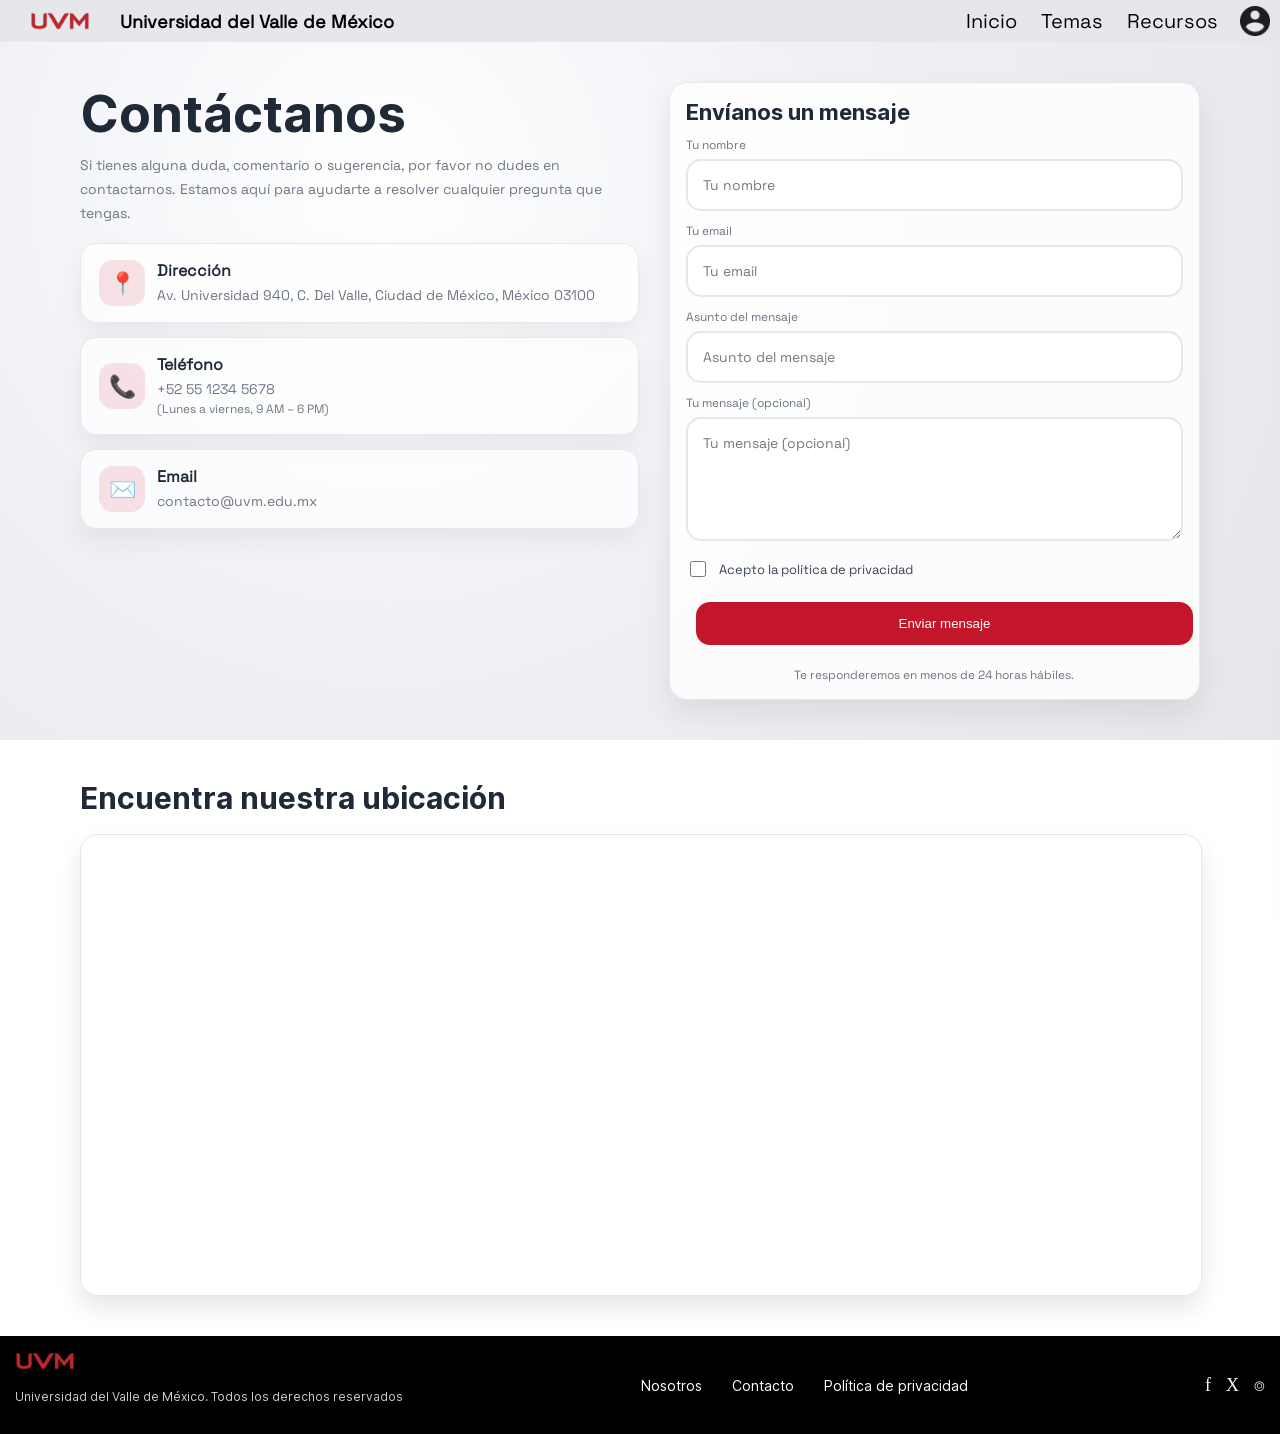
<file: contacto.html>
<!DOCTYPE html>
<html lang="es">
<head>
  <meta charset="utf-8">
  <meta name="viewport" content="width=device-width, initial-scale=1.0">
  <title>Contacto | UVM proyecto</title>
  <link rel="stylesheet" href="css/estilos.css">
</head>

<body>

<header class="site-header">

  <img
    class="logo"
    src="img/Logo_UVM_Rojo.svg.png"
    width="60"
    height="20"
    alt="Logo Universidad del Valle de México"
  >

  <h3 id="título">Universidad del Valle de México</h3>

 <button class="btn-hamburguesa" id="btnHamburguesa" aria-label="Abrir menú" aria-expanded="false">
    ☰
  </button>

  
  <nav class="menu">
    <ul class="menu-principal">
      <li><a href="index.html">Inicio</a></li>

      <li class="submenu">
        <a href="#">Temas</a>
        <ul class="submenu-lista">
          <li><a href="diseno-web.html">Diseño Web</a></li>
          <li><a href="jerarquia-visual.html">Jerarquía Visual</a></li>
          <li><a href="navegacion-intuitiva.html">Navegación Intuitiva</a></li>
          <li><a href="enfoque-en-el-usuario.html">Enfoque en el usuario</a></li>
        </ul>
      </li>

      <li><a href="recursos.html">Recursos</a></li>
    </ul>
  </nav>

  <img id="chavo" src="img/account-circle_119476.png" width="30" height="30" alt="Cuenta de usuario">

  
  <div class="fondo-menu" id="fondoMenu" aria-hidden="true"></div>

  
  <nav class="menu-movil" id="menuMovil" aria-hidden="true">
    <button class="btn-cerrar" id="btnCerrar" aria-label="Cerrar menú">✕</button>

    <a href="index.html" class="link-movil">Inicio</a>

    <p class="titulo-movil">Temas</p>
    <a href="diseno-web.html" class="link-movil">Diseño Web</a>
    <a href="jerarquia-visual.html" class="link-movil">Jerarquía Visual</a>
    <a href="navegacion-intuitiva.html" class="link-movil">Navegación Intuitiva</a>
    <a href="enfoque-en-el-usuario.html" class="link-movil">Enfoque en el usuario</a>

    <a href="recursos.html" class="link-movil">Recursos</a>
    <a href="contacto.html" class="link-movil">Contacto</a>
  </nav>

</header>

<main>

  <section class="ct-hero">
    <div class="ct-hero-grid">

      <div class="ct-izq">

        <h1 class="ct-titulo">Contáctanos</h1>

        <p class="ct-texto">
          Si tienes alguna duda, comentario o sugerencia, por favor no dudes en contactarnos.
          Estamos aquí para ayudarte a resolver cualquier pregunta que tengas.
        </p>

        <div class="ct-info-card">
          <div class="ct-icono">📍</div>
          <div class="ct-info-texto">
            <h3>Dirección</h3>
            <p>Av. Universidad 940, C. Del Valle, Ciudad de México, México 03100</p>
          </div>
        </div>

        <div class="ct-info-card">
          <div class="ct-icono">📞</div>
          <div class="ct-info-texto">
            <h3>Teléfono</h3>
            <p>+52 55 1234 5678</p>
            <p class="ct-mini">(Lunes a viernes, 9 AM – 6 PM)</p>
          </div>
        </div>

        <div class="ct-info-card">
          <div class="ct-icono">✉️</div>
          <div class="ct-info-texto">
            <h3>Email</h3>
            <p>contacto@uvm.edu.mx</p>
          </div>
        </div>

      </div>

      <div class="ct-der">

        <div class="ct-form-card">
          <h2 class="ct-form-titulo"><strong>Envíanos</strong> un mensaje</h2>

          <form class="ct-form" action="#" method="post">

            <label class="ct-label" for="nombre">
              <span>Tu nombre</span>
              <input class="ct-input" id="nombre" type="text" name="nombre" placeholder="Tu nombre" required>
            </label>

            <label class="ct-label" for="email">
              <span>Tu email</span>
              <input class="ct-input" id="email" type="email" name="email" placeholder="Tu email" required>
            </label>

            <label class="ct-label" for="asunto">
              <span>Asunto del mensaje</span>
              <input class="ct-input" id="asunto" type="text" name="asunto" placeholder="Asunto del mensaje" required>
            </label>

            <label class="ct-label" for="mensaje">
              <span>Tu mensaje (opcional)</span>
              <textarea class="ct-textarea" id="mensaje" name="mensaje" rows="5" placeholder="Tu mensaje (opcional)"></textarea>
            </label>

            <label class="ct-check" for="privacidad">
              <input id="privacidad" name="privacidad" type="checkbox" required>
              <span>Acepto la política de privacidad</span>
            </label>

            <button class="btn ct-btn-enviar" type="submit">Enviar mensaje</button>

            <p class="ct-nota">
              Te responderemos en menos de 24 horas hábiles.
            </p>

          </form>
        </div>

      </div>

    </div>
  </section>

  <section class="mapa-seccion">
    <div class="ct-wrap">
      <h2 class="mapa-titulo">Encuentra nuestra ubicación</h2>

      <div class="mapa-box">
        <iframe
          class="mapa-iframe"
          src="https://www.google.com/maps/embed?pb=!1m18!1m12!1m3!1d30086.52549721427!2d-99.30090282568355!3d19.506563999999983!2m3!1f0!2f0!3f0!3m2!1i1024!2i768!4f13.1!3m3!1m2!1s0x85d20345d8585269%3A0xfd96df2d767f6838!2sUVM%20Campus%20Lomas%20Verdes%20%7C%20Universidad%20en%20Naucalpan!5e0!3m2!1ses-419!2smx!4v1771786977352!5m2!1ses-419!2smx"
          allowfullscreen
          loading="lazy"
          referrerpolicy="no-referrer-when-downgrade">
        </iframe>
      </div>
    </div>
  </section>

</main>

<footer class="footer">
  <div class="footer-contenido">

    <div class="footer-info">
      <img
        id="logo-inferior"
        src="img/Logo_UVM_Rojo.svg.png"
        width="60"
        height="20"
        alt="Logo Universidad del Valle de México"
      >
      <p class="footer-copy">
        Universidad del Valle de México. Todos los derechos reservados
      </p>
    </div>

    <nav class="footer-links">
      <a href="#">Nosotros</a>
      <a href="contacto.html">Contacto</a>
      <a href="#">Política de privacidad</a>
    </nav>

    <div class="footer-redes">
      <a href="#" aria-label="Facebook">f</a>
      <a href="#" aria-label="X">X</a>
      <a href="#" aria-label="Instagram">⌾</a>
    </div>

  </div>
</footer>

<script src="js/menu-movil.js"></script>
</body>
</html>
</file>
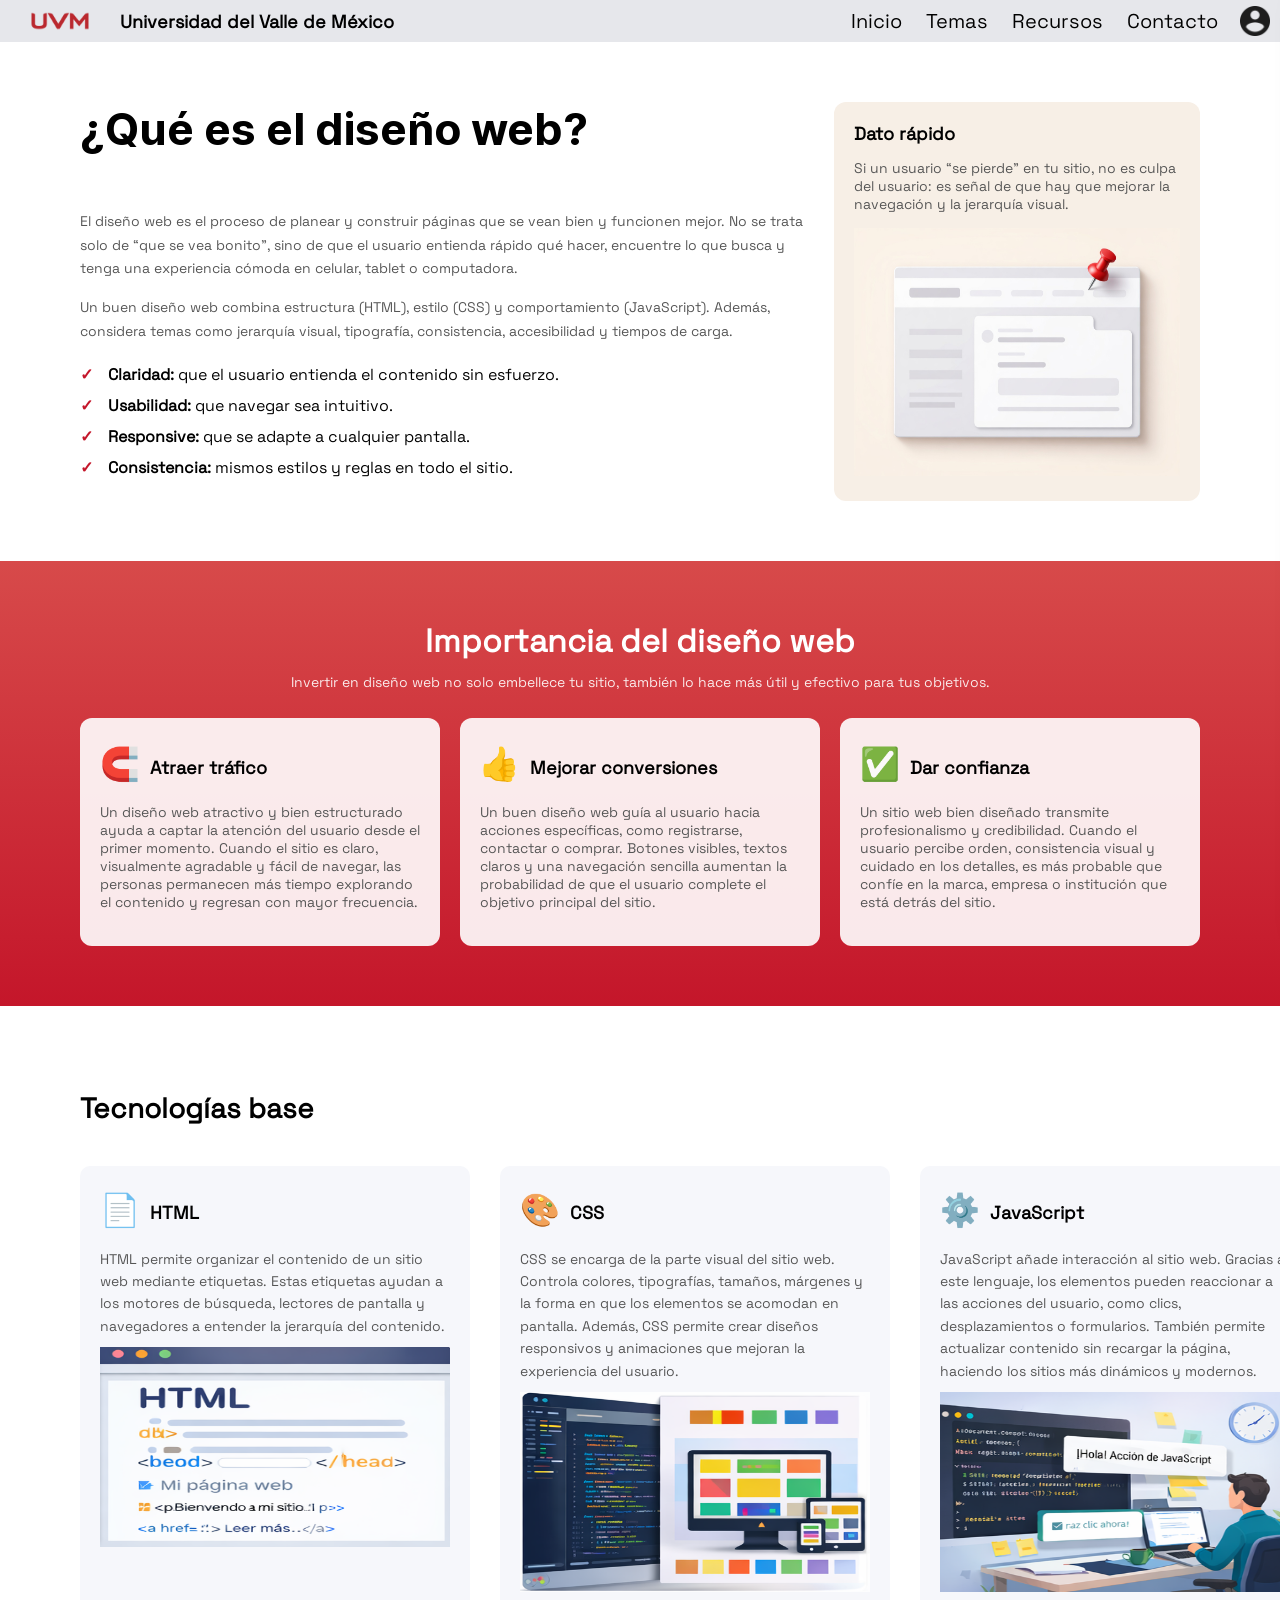
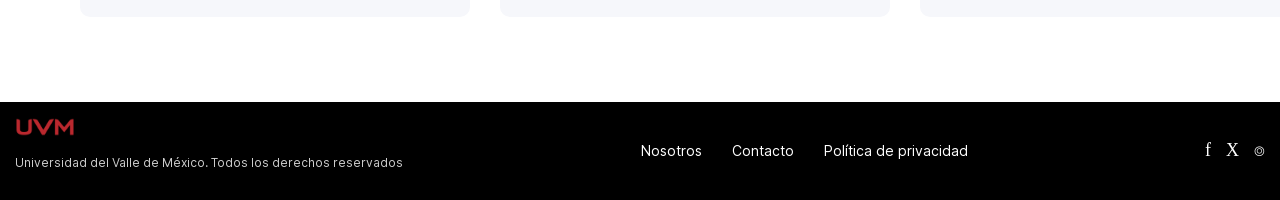
<file: diseno-web.html>
<!DOCTYPE html>
<html lang="es">
<head>
  <meta charset="utf-8">
  <meta name="viewport" content="width=device-width, initial-scale=1.0">
  <title>Diseño Web | UVM proyecto</title>
  <link rel="stylesheet" href="css/estilos.css">
</head>

<body>

<header class="site-header">

  <img class="logo"
    src="img/Logo_UVM_Rojo.svg.png"
    width="60" height="20"
    alt="Logo Universidad del Valle de México">

  <h3 id="título">Universidad del Valle de México</h3>


  <nav class="menu" aria-label="Menú principal">
    <ul class="menu-principal">
      <li><a href="index.html">Inicio</a></li>

      <li class="submenu">
        <a href="#" aria-haspopup="true">Temas</a>
        <ul class="submenu-lista">
          <li><a href="diseno-web.html">Diseño Web</a></li>
          <li><a href="jerarquia-visual.html">Jerarquía Visual</a></li>
          <li><a href="navegacion-intuitiva.html">Navegación Intuitiva</a></li>
          <li><a href="enfoque-en-el-usuario.html">Enfoque en el usuario</a></li>
        </ul>
      </li>

      <li><a href="recursos.html">Recursos</a></li>
      <li><a href="contacto.html">Contacto</a></li>
    </ul>
  </nav>

  <button
    class="btn-hamburguesa"
    id="btnHamburguesa"
    aria-label="Abrir menú"
    aria-expanded="false"
    type="button"
  >
    ☰
  </button>

  <img id="chavo" src="img/account-circle_119476.png" width="30" height="30" alt="Cuenta de usuario">

</header>


<div class="fondo-menu" id="fondoMenu" aria-hidden="true"></div>


<aside class="menu-movil" id="menuMovil" aria-hidden="true">
  <button class="btn-cerrar" id="btnCerrar" aria-label="Cerrar menú" type="button">✕</button>

  <a class="link-movil" href="index.html">Inicio</a>

  <p class="titulo-movil">Temas</p>
  <a class="link-movil" href="diseno-web.html">Diseño Web</a>
  <a class="link-movil" href="jerarquia-visual.html">Jerarquía Visual</a>
  <a class="link-movil" href="navegacion-intuitiva.html">Navegación Intuitiva</a>
  <a class="link-movil" href="enfoque-en-el-usuario.html">Enfoque en el usuario</a>

  <p class="titulo-movil">Más</p>
  <a class="link-movil" href="recursos.html">Recursos</a>
  <a class="link-movil" href="contacto.html">Contacto</a>
</aside>

<main>

  <section class="info-web">
    <div class="info-web-grid">

      <article class="texto-web">
        <h1 class="titulo-grande">¿Qué es el diseño web?</h1>
        <p>&nbsp;</p>
        <p>
          El diseño web es el proceso de planear y construir páginas que se vean bien y funcionen mejor. No se trata solo de “que se vea bonito”, sino de que el usuario entienda rápido qué hacer, encuentre lo que busca y tenga una experiencia cómoda en celular, tablet o computadora.
        </p>

        <p>
          Un buen diseño web combina estructura (HTML), estilo (CSS) y comportamiento (JavaScript).
          Además, considera temas como jerarquía visual, tipografía, consistencia, accesibilidad y tiempos de carga.
        </p>

        <ul class="lista-check">
          <li><b>Claridad:</b> que el usuario entienda el contenido sin esfuerzo.</li>
          <li><b>Usabilidad:</b> que navegar sea intuitivo.</li>
          <li><b>Responsive:</b> que se adapte a cualquier pantalla.</li>
          <li><b>Consistencia:</b> mismos estilos y reglas en todo el sitio.</li>
        </ul>
      </article>

      <aside class="caja-dato">
        <h3>Dato rápido</h3>
        <p>
          Si un usuario “se pierde” en tu sitio, no es culpa del usuario: es señal de que hay que mejorar
          la navegación y la jerarquía visual.
        </p>

        <img src="img/image pagina web.jpg" width="326" height="248" alt=""/>
      </aside>

    </div>
  </section>

  <section class="bloque-importancia">
    <div class="wrap">
      <h2 class="titulo-seccion-blanco">Importancia del diseño web</h2>
      <p class="subtitulo-blanco">
        Invertir en diseño web no solo embellece tu sitio, también lo hace más útil y efectivo para tus objetivos.
      </p>

      <div class="importancia-cards">

        <div class="card-imp">
          <div class="icono-titulo">
            <span class="iconos">🧲</span>
            <h3>Atraer tráfico</h3>
          </div>
          <p>
            Un diseño web atractivo y bien estructurado ayuda a captar la atención del usuario desde el primer momento.
            Cuando el sitio es claro, visualmente agradable y fácil de navegar, las personas permanecen más tiempo explorando el contenido y regresan con mayor frecuencia.
          </p>
        </div>

        <div class="card-imp">
          <div class="icono-titulo">
            <span class="iconos">👍</span>
            <h3>Mejorar conversiones</h3>
          </div>
          <p>
            Un buen diseño web guía al usuario hacia acciones específicas, como registrarse, contactar o comprar.
            Botones visibles, textos claros y una navegación sencilla aumentan la probabilidad de que el usuario complete el objetivo principal del sitio.
          </p>
        </div>

        <div class="card-imp">
          <div class="icono-titulo">
            <span class="iconos">✅</span>
            <h3>Dar confianza</h3>
          </div>
          <p>
            Un sitio web bien diseñado transmite profesionalismo y credibilidad. Cuando el usuario percibe orden, consistencia visual y cuidado en los detalles,
            es más probable que confíe en la marca, empresa o institución que está detrás del sitio.
          </p>
        </div>

      </div>
    </div>
  </section>

  <section class="ux-principios">
    <h2 class="titulo-seccion">Tecnologías base</h2>

    <div class="tarjetas">
      <div class="Cuadro-Tarjetas">
        <div class="icono-titulo">
          <span class="iconos">📄</span>
          <h3>HTML</h3>
        </div>
        <p>HTML permite organizar el contenido de un sitio web mediante etiquetas. Estas etiquetas ayudan a los motores de búsqueda, lectores de pantalla y navegadores a entender la jerarquía del contenido.</p>
        <img src="img/Image 3.png" width="350" height="200" alt=""/>
      </div>

      <div class="Cuadro-Tarjetas">
        <div class="icono-titulo">
          <span class="iconos">🎨</span>
          <h3>CSS</h3>
        </div>
        <p>CSS se encarga de la parte visual del sitio web. Controla colores, tipografías, tamaños, márgenes y la forma en que los elementos se acomodan en pantalla. Además, CSS permite crear diseños responsivos y animaciones que mejoran la experiencia del usuario.</p>
        <img src="img/Image 1.png" width="350" height="200" alt=""/>
      </div>

      <div class="Cuadro-Tarjetas">
        <div class="icono-titulo">
          <span class="iconos">⚙️</span>
          <h3>JavaScript</h3>
        </div>
        <p>JavaScript añade interacción al sitio web. Gracias a este lenguaje, los elementos pueden reaccionar a las acciones del usuario, como clics, desplazamientos o formularios. También permite actualizar contenido sin recargar la página, haciendo los sitios más dinámicos y modernos.</p>
        <img src="img/Image 2.png" width="350" height="200" alt=""/>
      </div>
    </div>
  </section>

</main>

<footer class="footer">
  <div class="footer-contenido">

    <div class="footer-info">
      <img id="logo-inferior" src="img/Logo_UVM_Rojo.svg.png" width="60" height="20" alt="Logo Universidad del Valle de México">
      <p class="footer-copy">Universidad del Valle de México. Todos los derechos reservados</p>
    </div>

    <nav class="footer-links">
      <a href="#">Nosotros</a>
      <a href="contacto.html">Contacto</a>
      <a href="#">Política de privacidad</a>
    </nav>

    <div class="footer-redes">
      <a href="#" aria-label="Facebook">f</a>
      <a href="#" aria-label="X">X</a>
      <a href="#" aria-label="Instagram">⌾</a>
    </div>

  </div>
</footer>

<script src="js/menu-movil.js"></script>
</body>
</html>
</file>
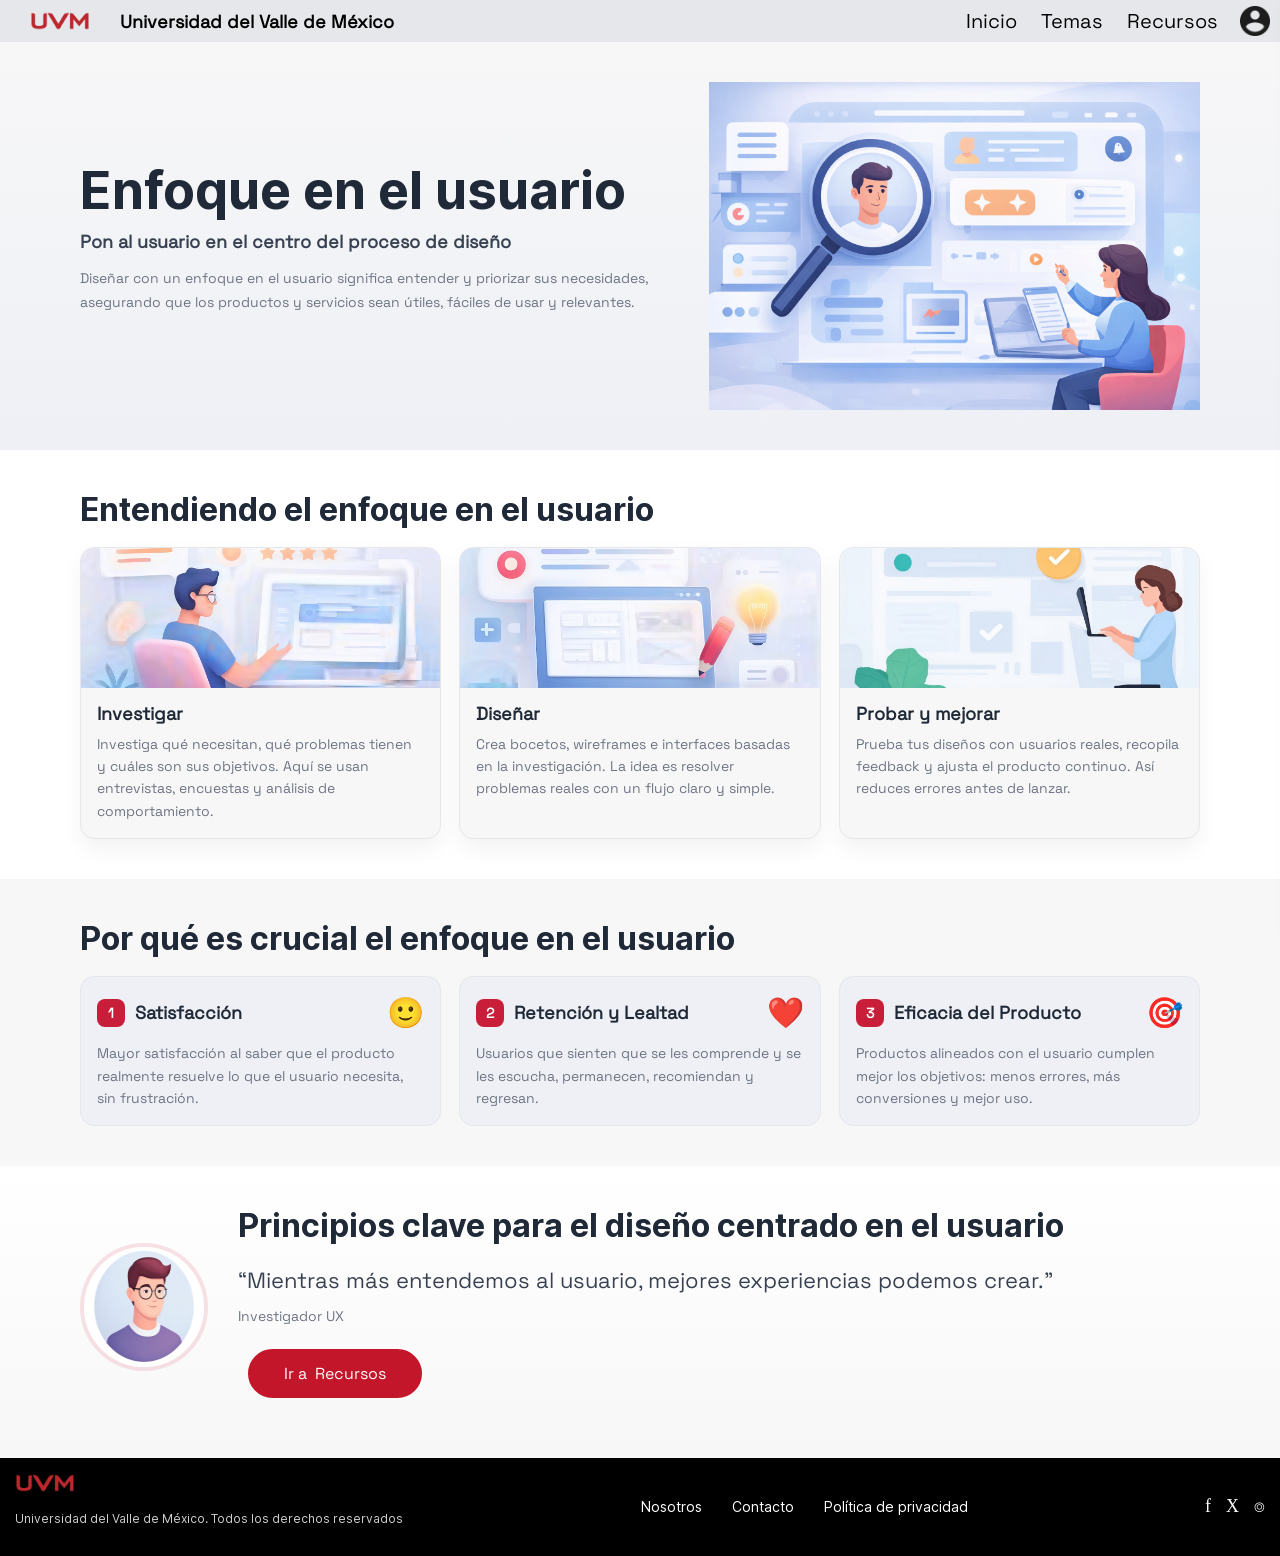
<file: enfoque-en-el-usuario.html>
<!DOCTYPE html>
<html lang="es">
<head>
  <meta charset="utf-8">
  <meta name="viewport" content="width=device-width, initial-scale=1.0">
  <title>Enfoque en el usuario | UVM proyecto</title>
  <link rel="stylesheet" href="css/estilos.css">
</head>

<body>

<header class="site-header">

  <img
    class="logo"
    src="img/Logo_UVM_Rojo.svg.png"
    width="60"
    height="20"
    alt="Logo Universidad del Valle de México"
  >

  <h3 id="título">Universidad del Valle de México</h3>

<button class="btn-hamburguesa" id="btnHamburguesa" aria-label="Abrir menú" aria-expanded="false">
    ☰
  </button>

  
  <nav class="menu">
    <ul class="menu-principal">
      <li><a href="index.html">Inicio</a></li>

      <li class="submenu">
        <a href="#">Temas</a>
        <ul class="submenu-lista">
          <li><a href="diseno-web.html">Diseño Web</a></li>
          <li><a href="jerarquia-visual.html">Jerarquía Visual</a></li>
          <li><a href="navegacion-intuitiva.html">Navegación Intuitiva</a></li>
          <li><a href="enfoque-en-el-usuario.html">Enfoque en el usuario</a></li>
        </ul>
      </li>

      <li><a href="recursos.html">Recursos</a></li>
    </ul>
  </nav>

  <img id="chavo" src="img/account-circle_119476.png" width="30" height="30" alt="Cuenta de usuario">

  
  <div class="fondo-menu" id="fondoMenu" aria-hidden="true"></div>

  
  <nav class="menu-movil" id="menuMovil" aria-hidden="true">
    <button class="btn-cerrar" id="btnCerrar" aria-label="Cerrar menú">✕</button>

    <a href="index.html" class="link-movil">Inicio</a>

    <p class="titulo-movil">Temas</p>
    <a href="diseno-web.html" class="link-movil">Diseño Web</a>
    <a href="jerarquia-visual.html" class="link-movil">Jerarquía Visual</a>
    <a href="navegacion-intuitiva.html" class="link-movil">Navegación Intuitiva</a>
    <a href="enfoque-en-el-usuario.html" class="link-movil">Enfoque en el usuario</a>

    <a href="recursos.html" class="link-movil">Recursos</a>
    <a href="contacto.html" class="link-movil">Contacto</a>
  </nav>

</header>

<main>


  <section class="eu-hero">
    <div class="eu-hero-wrap">

      <div class="eu-hero-texto">
        <h1 class="eu-titulo">Enfoque en el usuario</h1>
        <p class="eu-subtitulo">Pon al usuario en el centro del proceso de diseño</p>

        <p class="eu-descripcion">
          Diseñar con un enfoque en el usuario significa entender y priorizar sus necesidades, asegurando que los productos
          y servicios sean útiles, fáciles de usar y relevantes.
        </p>

        <div class="eu-botones">
     
        </div>
      </div>

      <div class="eu-hero-img">
  
    <img src="img/image 30.png" width="1536" height="1024" alt=""/> </div>
  </section>


  <section class="eu-entender" id="eu-ejemplos">
    <div class="eu-wrap">
      <h2 class="eu-h2">Entendiendo el enfoque en el usuario</h2>

      <div class="eu-cards-3">

        <article class="eu-card">
          <div class="eu-card-img">
          <img src="img/image 17.jpg" width="1360" height="752" alt=""/> </div>
          <h3 class="eu-card-titulo">Investigar</h3>
          <p class="eu-card-texto">
            Investiga qué necesitan, qué problemas tienen y cuáles son sus objetivos. Aquí se usan entrevistas,
            encuestas y análisis de comportamiento.
          </p>
        </article>

        <article class="eu-card">
          <div class="eu-card-img">
          <img src="img/image 18.jpg" width="1408" height="736" alt=""/> </div>
          <h3 class="eu-card-titulo">Diseñar</h3>
          <p class="eu-card-texto">
            Crea bocetos, wireframes e interfaces basadas en la investigación. La idea es resolver problemas reales
            con un flujo claro y simple.
          </p>
        </article>

        <article class="eu-card">
          <div class="eu-card-img">
          <img src="img/image 19.jpg" width="1376" height="752" alt=""/> </div>
          <h3 class="eu-card-titulo">Probar y mejorar</h3>
          <p class="eu-card-texto">
            Prueba tus diseños con usuarios reales, recopila feedback y ajusta el producto continuo. Así reduces errores
            antes de lanzar.
          </p>
        </article>

      </div>
    </div>
  </section>

  
  <section class="eu-beneficios">
    <div class="eu-wrap">
      <h2 class="eu-h2">Por qué es crucial el enfoque en el usuario</h2>

      <div class="eu-beneficios-3">

        <article class="eu-beneficio">
          <div class="eu-beneficio-top">
            <span class="eu-num">1</span>
            <h3 class="eu-beneficio-titulo">Satisfacción</h3>
            <div class="eu-beneficio-icono">🙂</div>
          </div>
          <p class="eu-beneficio-texto">
            Mayor satisfacción al saber que el producto realmente resuelve lo que el usuario necesita, sin frustración.
          </p>
        </article>

        <article class="eu-beneficio">
          <div class="eu-beneficio-top">
            <span class="eu-num">2</span>
            <h3 class="eu-beneficio-titulo">Retención y Lealtad</h3>
            <div class="eu-beneficio-icono">❤️</div>
          </div>
          <p class="eu-beneficio-texto">
            Usuarios que sienten que se les comprende y se les escucha, permanecen, recomiendan y regresan.
          </p>
        </article>

        <article class="eu-beneficio">
          <div class="eu-beneficio-top">
            <span class="eu-num">3</span>
            <h3 class="eu-beneficio-titulo">Eficacia del Producto</h3>
            <div class="eu-beneficio-icono">🎯</div>
          </div>
          <p class="eu-beneficio-texto">
            Productos alineados con el usuario cumplen mejor los objetivos: menos errores, más conversiones y mejor uso.
          </p>
        </article>

      </div>
    </div>
  </section>

  
  <section class="eu-frase" id="eu-recursos">
    <div class="eu-wrap eu-frase-wrap">

      <div class="eu-avatar">
      <img src="img/image 20.jpg" width="1072" height="960" alt=""/> </div>

      <div class="eu-frase-texto">
        <h2 class="eu-h2">Principios clave para el diseño centrado en el usuario</h2>

        <p class="eu-cita">
          “Mientras más entendemos al usuario, mejores experiencias podemos crear.”
        </p>

        <p class="eu-cita-autor">Investigador UX</p>

        <a class="btn eu-btn-recursos" href="recursos.html">Ir a&nbsp; Recursos</a>
      </div>

    </div>
  </section>

</main>


<footer class="footer">

  <div class="footer-contenido">

    <div class="footer-info">
      <img
        id="logo-inferior"
        src="img/Logo_UVM_Rojo.svg.png"
        width="60"
        height="20"
        alt="Logo Universidad del Valle de México"
      >
      <p class="footer-copy">
        Universidad del Valle de México. Todos los derechos reservados
      </p>
    </div>

    <nav class="footer-links">
      <a href="#">Nosotros</a>
      <a href="contacto.html">Contacto</a>
      <a href="#">Política de privacidad</a>
    </nav>

    <div class="footer-redes">
      <a href="#" aria-label="Facebook">f</a>
      <a href="#" aria-label="X">X</a>
      <a href="#" aria-label="Instagram">⌾</a>
    </div>

  </div>

</footer>
<script src="js/menu-movil.js"></script>
</body>
</html>
</file>
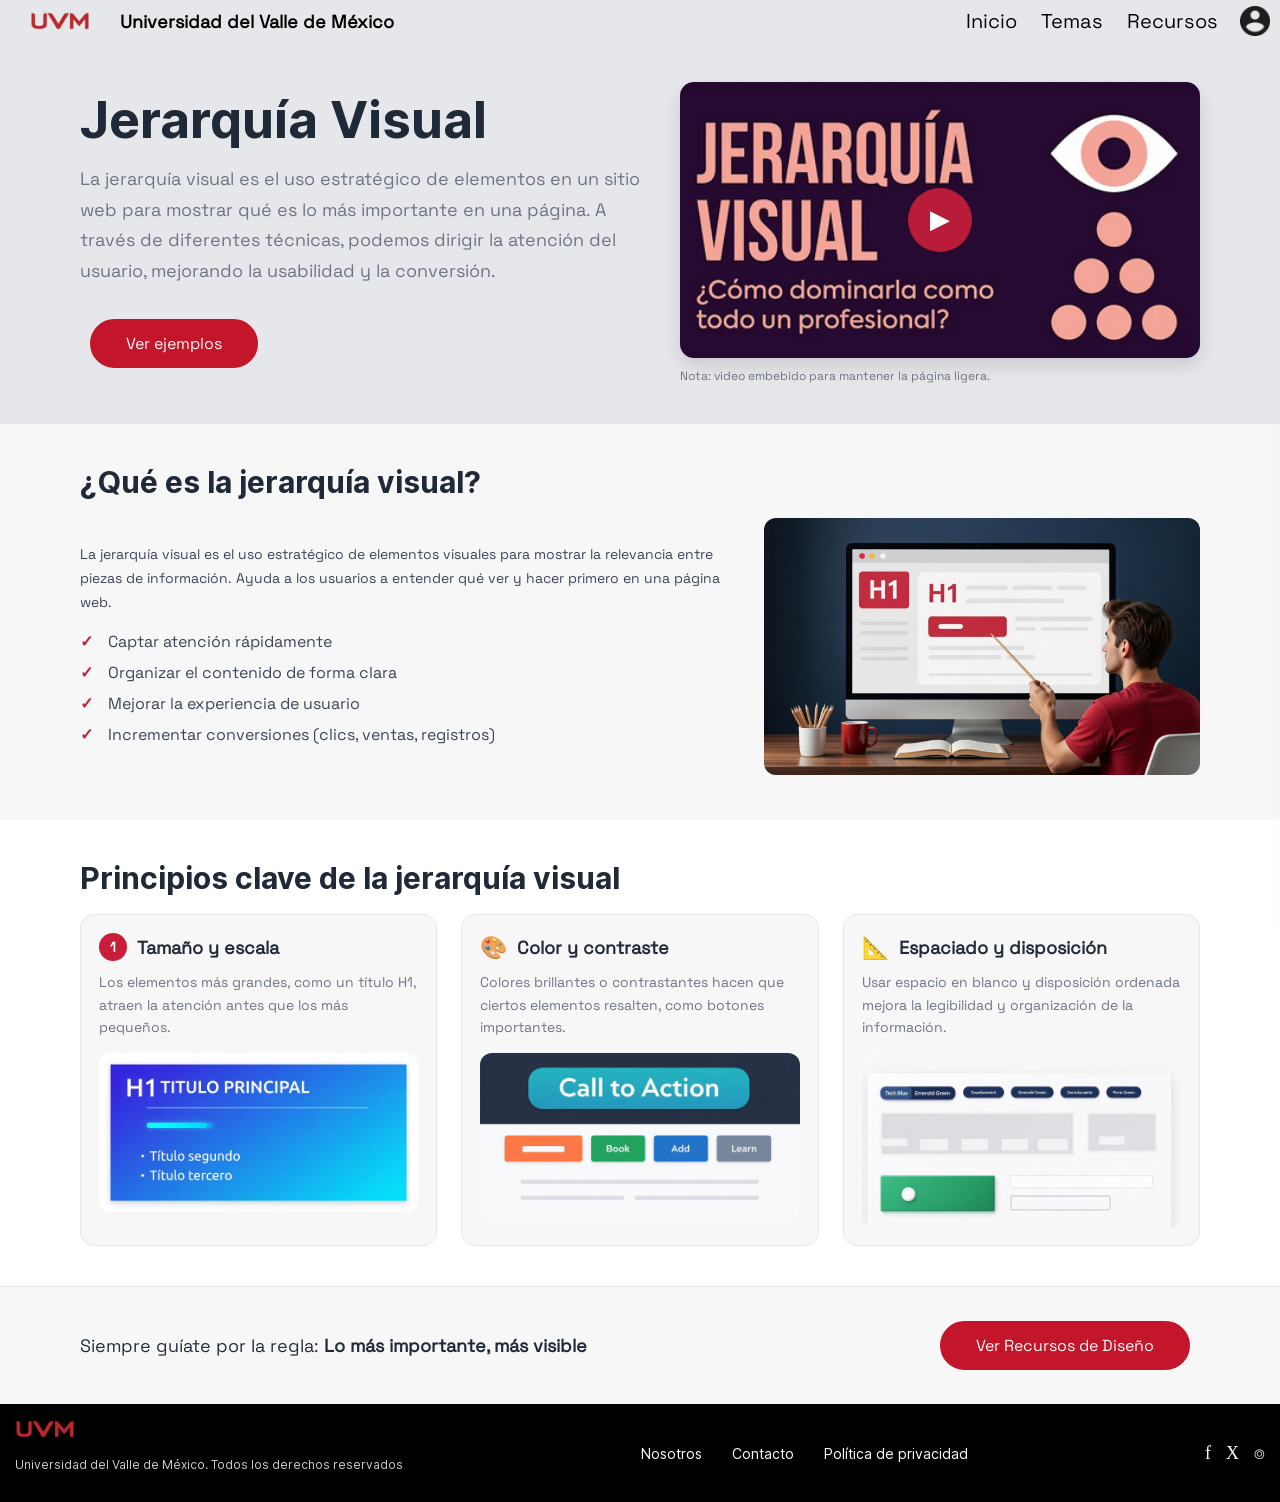
<file: jerarquia-visual.html>
<!DOCTYPE html>
<html lang="es">
<head>
  <meta charset="utf-8">
  <meta name="viewport" content="width=device-width, initial-scale=1.0">
  <title>Jerarquía Visual | UVM proyecto</title>
  <link rel="stylesheet" href="css/estilos.css">
</head>

<body>

<header class="site-header">

  <img 
    class="logo" 
    src="img/Logo_UVM_Rojo.svg.png" 
    width="60" 
    height="20" 
    alt="Logo Universidad del Valle de México"
  >

  <h3 id="título">Universidad del Valle de México</h3>

  <button class="btn-hamburguesa" id="btnHamburguesa" aria-label="Abrir menú" aria-expanded="false">
    ☰
  </button>

  
  <nav class="menu">
    <ul class="menu-principal">
      <li><a href="index.html">Inicio</a></li>

      <li class="submenu">
        <a href="#">Temas</a>
        <ul class="submenu-lista">
          <li><a href="diseno-web.html">Diseño Web</a></li>
          <li><a href="jerarquia-visual.html">Jerarquía Visual</a></li>
          <li><a href="navegacion-intuitiva.html">Navegación Intuitiva</a></li>
          <li><a href="enfoque-en-el-usuario.html">Enfoque en el usuario</a></li>
        </ul>
      </li>

      <li><a href="recursos.html">Recursos</a></li>
    </ul>
  </nav>

  <img id="chavo" src="img/account-circle_119476.png" width="30" height="30" alt="Cuenta de usuario">

  
  <div class="fondo-menu" id="fondoMenu" aria-hidden="true"></div>

  
  <nav class="menu-movil" id="menuMovil" aria-hidden="true">
    <button class="btn-cerrar" id="btnCerrar" aria-label="Cerrar menú">✕</button>

    <a href="index.html" class="link-movil">Inicio</a>

    <p class="titulo-movil">Temas</p>
    <a href="diseno-web.html" class="link-movil">Diseño Web</a>
    <a href="jerarquia-visual.html" class="link-movil">Jerarquía Visual</a>
    <a href="navegacion-intuitiva.html" class="link-movil">Navegación Intuitiva</a>
    <a href="enfoque-en-el-usuario.html" class="link-movil">Enfoque en el usuario</a>

    <a href="recursos.html" class="link-movil">Recursos</a>
    <a href="contacto.html" class="link-movil">Contacto</a>
  </nav>

</header>

<main>

  <section class="jv-hero">

    <div class="jv-hero-texto">
      <h1 class="jv-titulo">Jerarquía Visual</h1>

      <p class="jv-descripcion">
        La jerarquía visual es el uso estratégico de elementos en un sitio web para mostrar qué es lo más importante en una página.
        A través de diferentes técnicas, podemos dirigir la atención del usuario, mejorando la usabilidad y la conversión.
      </p>

      <a href="#jv-info" class="btn">Ver ejemplos</a>
    </div>

    <div class="jv-hero-video">

      
      <div class="video-preview" id="previewVideo" role="button" tabindex="0" aria-label="Reproducir video">
        <img 
          src="img/videopreview.png" 
          alt="Vista previa del video sobre jerarquía visual"
        >
        <button class="btn-play" id="btnPlayVideo" type="button" aria-label="Reproducir video">▶</button>
      </div>

      
      <div class="video-contenedor oculto" id="contenedorVideo">
        <iframe
          id="iframeVideo"
          src="https://www.youtube.com/embed/_F4MTXXydWA"
          title="Jerarquía visual en diseño web"
          frameborder="0"
          loading="lazy"
          referrerpolicy="strict-origin-when-cross-origin"
          allow="accelerometer; autoplay; clipboard-write; encrypted-media; gyroscope; picture-in-picture; web-share"
          allowfullscreen>
        </iframe>
      </div>

      <p class="nota-video">
        Nota: video embebido para mantener la página ligera.
      </p>

    </div>

  </section>

  <section class="jv-info" id="jv-info">
    <h2 class="jv-subtitulo">¿Qué es la jerarquía visual?</h2>

    <div class="jv-info-grid">
      <div class="jv-info-texto">
        <p>
          La jerarquía visual es el uso estratégico de elementos visuales para mostrar la relevancia entre piezas de
          información. Ayuda a los usuarios a entender qué ver y hacer primero en una página web.
        </p>

        <ul class="jv-lista">
          <li>Captar atención rápidamente</li>
          <li>Organizar el contenido de forma clara</li>
          <li>Mejorar la experiencia de usuario</li>
          <li>Incrementar conversiones (clics, ventas, registros)</li>
        </ul>
      </div>

      <div class="jv-info-img">
        <img src="img/image h1 2.jpg" width="1328" height="784" alt="Ejemplo de título con jerarquía visual">
      </div>
    </div>
  </section>

  <section class="jv-claves">
    <h2 class="jv-subtitulo">Principios clave de la jerarquía visual</h2>

    <div class="jv-cards">

      <article class="jv-card">
        <div class="jv-card-top">
          <span class="jv-badge">1</span>
          <h3>Tamaño y escala</h3>
        </div>
        <p>Los elementos más grandes, como un título H1, atraen la atención antes que los más pequeños.</p>
        <div class="jv-card-img">
          <img src="img/f7959e4b-72a7-49ce-bbd9-c9740136834e.jpg" width="1440" height="720" alt="Ejemplo de tamaños y escala">
        </div>
      </article>

      <article class="jv-card">
        <div class="jv-card-top">
          <span class="jv-icono">🎨</span>
          <h3>Color y contraste</h3>
        </div>
        <p>Colores brillantes o contrastantes hacen que ciertos elementos resalten, como botones importantes.</p>
        <div class="jv-card-img">
          <img src="img/1e994837-7823-4532-beca-3cfe98e1a1e5.jpg" width="1408" height="736" alt="Ejemplo de color y contraste">
        </div>
      </article>

      <article class="jv-card">
        <div class="jv-card-top">
          <span class="jv-icono">📐</span>
          <h3>Espaciado y disposición</h3>
        </div>
        <p>Usar espacio en blanco y disposición ordenada mejora la legibilidad y organización de la información.</p>
        <div class="jv-card-img">
          <img src="img/image 2.jpg" width="1376" height="752" alt="Ejemplo de espaciado y layout">
        </div>
      </article>

    </div>
  </section>

  <section class="jv-frase">
    <p class="jv-frase-texto">
      Siempre guíate por la regla: <strong>Lo más importante, más visible</strong>
    </p>
    <a href="recursos.html" class="btn jv-btn-recursos">Ver Recursos de Diseño</a>
  </section>

</main>

<footer class="footer">
  <div class="footer-contenido">

    <div class="footer-info">
      <img 
        id="logo-inferior" 
        src="img/Logo_UVM_Rojo.svg.png" 
        width="60" 
        height="20" 
        alt="Logo Universidad del Valle de México"
      >
      <p class="footer-copy">Universidad del Valle de México. Todos los derechos reservados</p>
    </div>

    <nav class="footer-links">
      <a href="#">Nosotros</a>
      <a href="contacto.html">Contacto</a>
      <a href="#">Política de privacidad</a>
    </nav>

    <div class="footer-redes">
      <a href="#" aria-label="Facebook">f</a>
      <a href="#" aria-label="X">X</a>
      <a href="#" aria-label="Instagram">⌾</a>
    </div>

  </div>
</footer>

<script>
  const preview = document.getElementById("previewVideo");
  const btnPlay = document.getElementById("btnPlayVideo");
  const contenedor = document.getElementById("contenedorVideo");
  const iframe = document.getElementById("iframeVideo");

  function prenderVideo() {
    if (!preview || !contenedor || !iframe) return;

    preview.style.display = "none";
    contenedor.classList.remove("oculto");


    const base = "https://www.youtube.com/embed/_F4MTXXydWA";
    iframe.src = base + "?autoplay=1";
  }

  if (preview) preview.addEventListener("click", prenderVideo);
  if (btnPlay) btnPlay.addEventListener("click", prenderVideo);


  if (preview) {
    preview.addEventListener("keydown", (e) => {
      if (e.key === "Enter" || e.key === " ") {
        e.preventDefault();
        prenderVideo();
      }
    });
  }
</script>

<script src="js/menu-movil.js"></script>
</body>
</html>
</file>
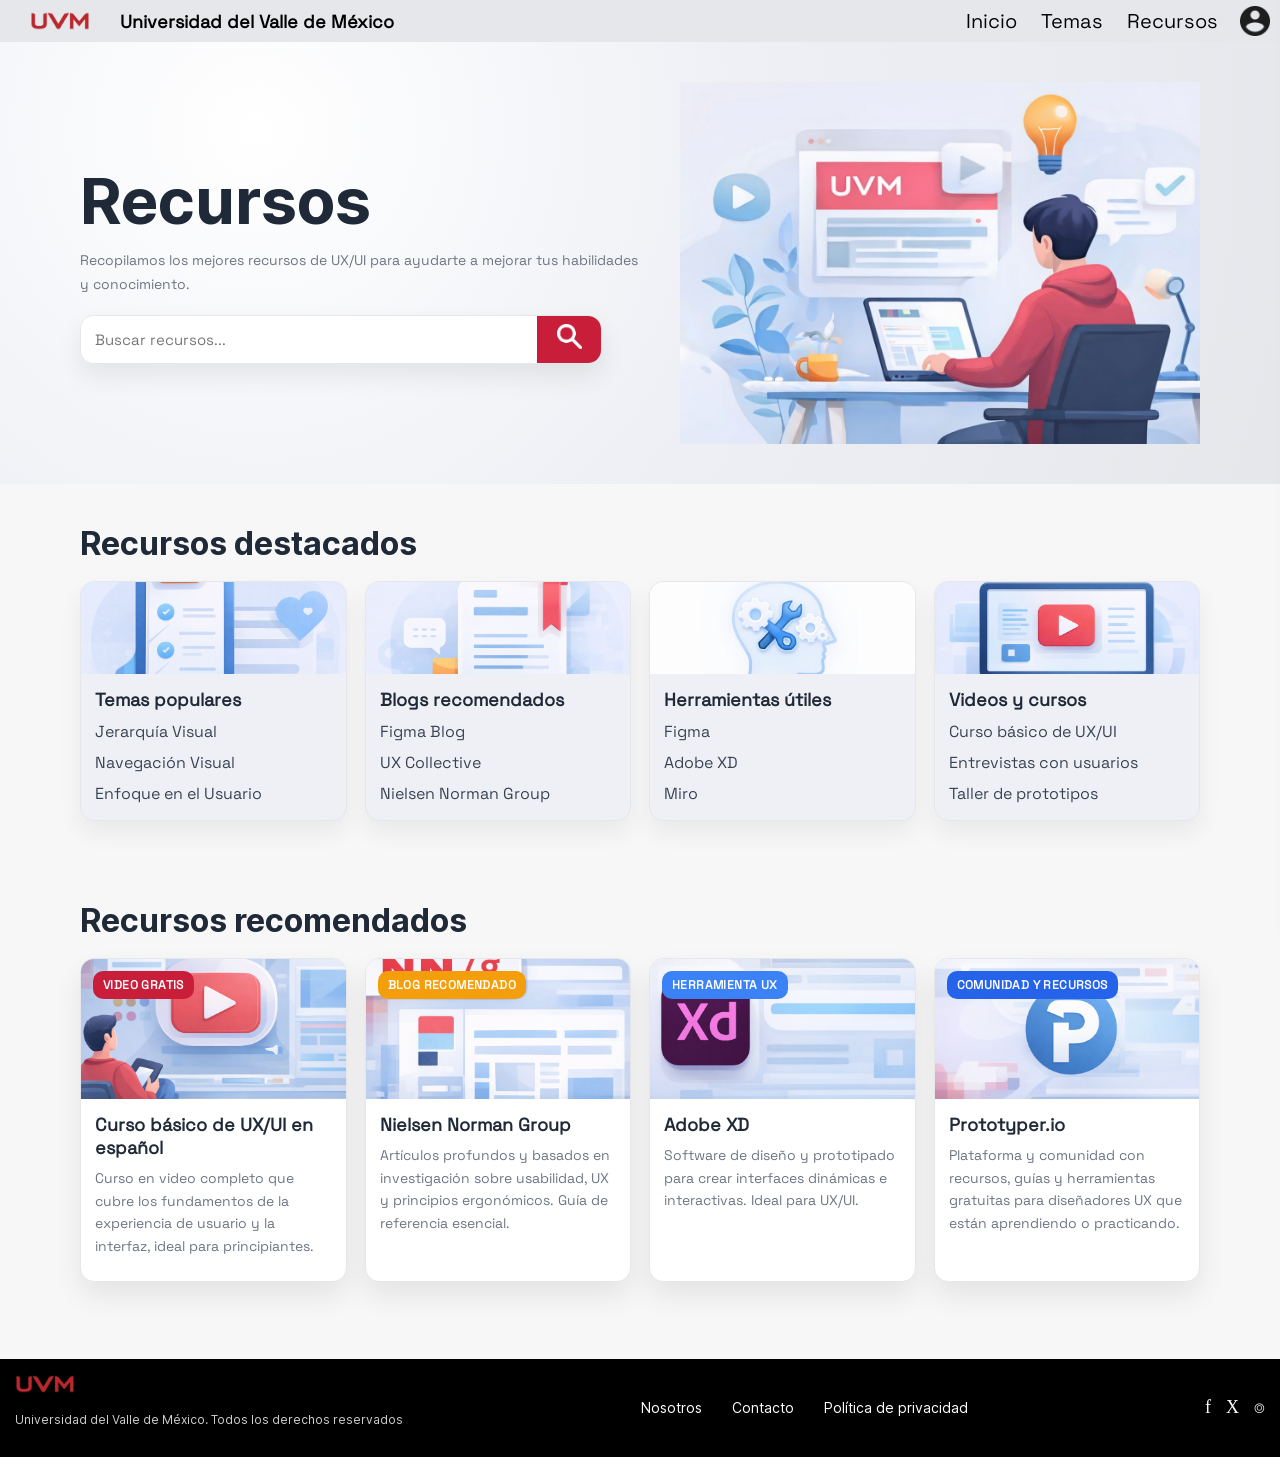
<file: recursos.html>
<!DOCTYPE html>
<html lang="es">
<head>
  <meta charset="utf-8">
  <meta name="viewport" content="width=device-width, initial-scale=1.0">
  <title>Recursos | UVM proyecto</title>
  <link rel="stylesheet" href="css/estilos.css">
</head>

<body>

<header class="site-header">

  <img
    class="logo"
    src="img/Logo_UVM_Rojo.svg.png"
    width="60"
    height="20"
    alt="Logo Universidad del Valle de México"
  >

  <h3 id="título">Universidad del Valle de México</h3>

   <button class="btn-hamburguesa" id="btnHamburguesa" aria-label="Abrir menú" aria-expanded="false">
    ☰
  </button>

  
  <nav class="menu">
    <ul class="menu-principal">
      <li><a href="index.html">Inicio</a></li>

      <li class="submenu">
        <a href="#">Temas</a>
        <ul class="submenu-lista">
          <li><a href="diseno-web.html">Diseño Web</a></li>
          <li><a href="jerarquia-visual.html">Jerarquía Visual</a></li>
          <li><a href="navegacion-intuitiva.html">Navegación Intuitiva</a></li>
          <li><a href="enfoque-en-el-usuario.html">Enfoque en el usuario</a></li>
        </ul>
      </li>

      <li><a href="recursos.html">Recursos</a></li>
    </ul>
  </nav>

  <img id="chavo" src="img/account-circle_119476.png" width="30" height="30" alt="Cuenta de usuario">

  
  <div class="fondo-menu" id="fondoMenu" aria-hidden="true"></div>

  
  <nav class="menu-movil" id="menuMovil" aria-hidden="true">
    <button class="btn-cerrar" id="btnCerrar" aria-label="Cerrar menú">✕</button>

    <a href="index.html" class="link-movil">Inicio</a>

    <p class="titulo-movil">Temas</p>
    <a href="diseno-web.html" class="link-movil">Diseño Web</a>
    <a href="jerarquia-visual.html" class="link-movil">Jerarquía Visual</a>
    <a href="navegacion-intuitiva.html" class="link-movil">Navegación Intuitiva</a>
    <a href="enfoque-en-el-usuario.html" class="link-movil">Enfoque en el usuario</a>

    <a href="recursos.html" class="link-movil">Recursos</a>
    <a href="contacto.html" class="link-movil">Contacto</a>
  </nav>
</header>

<main>

 
  <section class="rc-hero">
    <div class="rc-wrap">

      <div class="rc-hero-grid">

        <div class="rc-hero-texto">
          <h1 class="rc-titulo">Recursos</h1>

          <p class="rc-descripcion">
            Recopilamos los mejores recursos de UX/UI para ayudarte a mejorar tus habilidades y conocimiento.
          </p>

          <form class="rc-buscar" action="#" method="get">
            <input class="rc-input" type="search" name="q" placeholder="Buscar recursos...">
            <button class="rc-btn-buscar" type="submit" aria-label="Buscar">
              <img src="img/Search.png" width="25" height="25" alt="Buscar">
            </button>
          </form>
        </div>

        <div class="rc-hero-img">
          <img src="img/image 21.jpg" alt="Ilustración de recursos UX/UI">
        </div>

      </div>

    </div>
  </section>

  
  <section class="rc-destacados">
    <div class="rc-wrap">
      <h2 class="rc-h2">Recursos destacados</h2>

      <div class="rc-cards-4">

        <article class="rc-mini">
          <div class="rc-mini-img">
            <img src="img/image 22.png" alt="Temas populares">
          </div>
          <h3 class="rc-mini-titulo">Temas populares</h3>

          <ul class="rc-lista">
            <li><a href="https://factoriadecolor.es/jerarquia-visual/" target="_blank" rel="noopener">Jerarquía Visual</a></li>
            <li><a href="https://wolfagenciademarketing.com/diseno-de-navegacion-de-un-sitio-web/" target="_blank" rel="noopener">Navegación Visual</a></li>
            <li><a href="https://blog.hubspot.es/website/diseno-centrado-usuario" target="_blank" rel="noopener">Enfoque en el Usuario</a></li>
          </ul>
        </article>

        <article class="rc-mini">
          <div class="rc-mini-img">
            <img src="img/image 23.png" alt="Blogs recomendados">
          </div>
          <h3 class="rc-mini-titulo">Blogs recomendados</h3>

          <ul class="rc-lista">
            <li><a href="https://www.figma.com/blog/" target="_blank" rel="noopener">Figma Blog</a></li>
            <li><a href="https://uxdesign.cc/" target="_blank" rel="noopener">UX Collective</a></li>
            <li><a href="https://www.nngroup.com/" target="_blank" rel="noopener">Nielsen Norman Group</a></li>
          </ul>
        </article>

        <article class="rc-mini">
          <div class="rc-mini-img">
            <img src="img/image 24.jpg" alt="Herramientas útiles">
          </div>
          <h3 class="rc-mini-titulo">Herramientas útiles</h3>

          <ul class="rc-lista">
            <li><a href="https://www.figma.com" target="_blank" rel="noopener">Figma</a></li>
            <li><a href="https://www.adobe.com/home?acomLocale=mx&mv=other&promoid=LLVYT1CM" target="_blank" rel="noopener">Adobe XD</a></li>
            <li><a href="https://miro.com/es/" target="_blank" rel="noopener">Miro</a></li>
          </ul>
        </article>

        <article class="rc-mini">
          <div class="rc-mini-img">
            <img src="img/image 25.jpg" alt="Videos y cursos">
          </div>
          <h3 class="rc-mini-titulo">Videos y cursos</h3>

          <ul class="rc-lista">
            <li><a href="https://www.youtube.com/watch?v=4WluMTM2oss" target="_blank" rel="noopener">Curso básico de UX/UI</a></li>
            <li><a href="https://www.youtube.com/watch?v=Zm1KTvGbav4" target="_blank" rel="noopener">Entrevistas con usuarios</a></li>
            <li><a href="https://www.youtube.com/watch?v=NCv_wuWqk7M" target="_blank" rel="noopener">Taller de prototipos</a></li>
          </ul>
        </article>

      </div>
    </div>
  </section>

 
  <section class="rc-grandes">
    <div class="rc-wrap">
      <h2 class="rc-h2">Recursos recomendados</h2>

      <div class="rc-grid-4">

        <article class="rc-card">
          <div class="rc-tag rc-tag-video">VIDEO GRATIS</div>

          <div class="rc-card-img">
            <img src="img/Image 26.png" alt="Curso UX/UI">
          </div>

          <h3 class="rc-card-titulo">Curso básico de UX/UI en español</h3>
          <p class="rc-card-texto">
            Curso en video completo que cubre los fundamentos de la experiencia de usuario y la interfaz,
            ideal para principiantes.
          </p>
        </article>

        <article class="rc-card">
          <div class="rc-tag rc-tag-blog">BLOG RECOMENDADO</div>

          <div class="rc-card-img">
            <img src="img/image 27.png" alt="Nielsen Norman Group">
          </div>

          <h3 class="rc-card-titulo">Nielsen Norman Group</h3>
          <p class="rc-card-texto">
            Artículos profundos y basados en investigación sobre usabilidad, UX y principios ergonómicos.
            Guía de referencia esencial.
          </p>
        </article>

        <article class="rc-card">
          <div class="rc-tag rc-tag-tool">HERRAMIENTA UX</div>

          <div class="rc-card-img">
            <img src="img/image 28.png" alt="Adobe XD">
          </div>

          <h3 class="rc-card-titulo">Adobe XD</h3>
          <p class="rc-card-texto">
            Software de diseño y prototipado para crear interfaces dinámicas e interactivas.
            Ideal para UX/UI.
          </p>
        </article>

        <article class="rc-card">
          <div class="rc-tag rc-tag-comu">COMUNIDAD Y RECURSOS</div>

          <div class="rc-card-img">
            <img src="img/image 29.png" alt="Plataforma de prototipado">
          </div>

          <h3 class="rc-card-titulo">Prototyper.io</h3>
          <p class="rc-card-texto">
            Plataforma y comunidad con recursos, guías y herramientas gratuitas para diseñadores UX que están aprendiendo
            o practicando.
          </p>
        </article>

      </div>

      <div class="rc-cta">
      
      </div>

    </div>
  </section>

</main>

<footer class="footer">

  <div class="footer-contenido">

    <div class="footer-info">
      <img
        id="logo-inferior"
        src="img/Logo_UVM_Rojo.svg.png"
        width="60"
        height="20"
        alt="Logo Universidad del Valle de México"
      >
      <p class="footer-copy">
        Universidad del Valle de México. Todos los derechos reservados
      </p>
    </div>

    <nav class="footer-links">
      <a href="#">Nosotros</a>
      <a href="contacto.html">Contacto</a>
      <a href="#">Política de privacidad</a>
    </nav>

    <div class="footer-redes">
      <a href="#" aria-label="Facebook">f</a>
      <a href="#" aria-label="X">X</a>
      <a href="#" aria-label="Instagram">⌾</a>
    </div>

  </div>

</footer>

<script src="js/menu-movil.js"></script>
</body>
</html>
</file>
<file: css/estilos.css>
@charset "utf-8";
@import url("../webfonts/SpaceGrotesk_Regular/stylesheet.css");
@import url("../webfonts/Inter_V/stylesheet.css");



body{
  font-family: "SpaceGrotesk Regular";
  background-color: #E6E7ED;
  font-size: medium;
  text-align: left;
  padding: 0;
  margin: 0;
}

p{
  font-size: 14px;
  color: #555;
  margin-bottom: 15px;
}

h1{
  font-size: clamp(16px, 2.5vw, 48px);
}

h3{
  font-size: 18px;
  margin-bottom: 10px;
  color: #000;
}



.site-header{
  background-color: #E6E7EB;
  display: flex;
  align-items: center;
  position: relative;
  z-index: 1000;
}

.logo{
  padding: 10px 30px;
}

#título{
    margin: 0;
    font-size: clamp(12px, 2.5vw, 18px);
    font-family: "SpaceGrotesk Regular";
}

.menu{
  margin-left: auto;
}

.menu-principal{
  list-style: none;
  display: flex;
  font-size: 20px;
  gap: 0;
  margin: 0;
  padding: 0;
  align-items: center;
}

.menu-principal li{
  position: relative;
}

.menu-principal a{
  text-decoration: none;
  color: black;
  font-weight: 500;
  padding: 8px 12px;
  transition: all 0.3s ease;
  display: inline-block;
}

.menu-principal a:hover{
  background-color: #A3152C;
  color: white;
  text-shadow: 1px 1px #000;
}


.submenu-lista{
  display: none;
  position: absolute;
  top: 100%;
  left: 0;
  background-color: white;
  list-style: none;
  min-width: 200px;
  margin: 0;
  padding: 6px 0;
  z-index: 2000;
  border-radius: 10px;
  box-shadow: 0 10px 25px rgba(0,0,0,0.10);
  overflow: hidden;
}

.submenu:hover .submenu-lista{
  display: block;

}

.submenu-lista li{
  padding: 0;
}

.submenu-lista li a{
  color: black;
  display: block;
  padding: 10px 12px;

}

.submenu-lista li a:hover{
  background-color: #A3152C;
  color: #fff;
}

#chavo{
  padding: 0 10px;
}



.btn{
  display: inline-block;
  background-color: #c4162a;
  color: white;
  padding: 12px 34px;
  margin: 10px; 
  border-radius: 25px;
  border: 2px solid #c4162a;
  text-decoration: none;
  font-weight: 500;
  transition: background-color 0.3s ease;

}

.btn:hover{
  background-color: transparent;
  color: #1F2937;
}



.inicio{
  display: flex;
  align-items: center;
  justify-content: space-between;
  gap: 0;
  padding: 10px 80px;
}

.texto-inicio{
  max-width: 800px;
}

.texto-inicio h1{
    font-size: clamp(28px, 4vw, 42px);
    margin: 0;
    font-family: "SpaceGrotesk Regular";
}

#P-Portada{
  font-size: clamp(12px, 4vw, 17px);
  line-height: 1.6;
  color: #555;
  margin-bottom: 25px;
}

.hero-image img{
  max-width: 100%;
  height: auto;
}

@media (max-width: 768px){
  .inicio{
    flex-direction: column;
    text-align: center;
    padding: 40px 20px;
  }

  .texto-inicio{ order: 1; }
  .hero-image{ order: 2; margin-top: 30px; }
  .hero-image img{ max-width: 90%; }
}



.ux-principios{
  padding: 60px 80px;
  background-color: #fff;
}

.titulo-seccion{
  font-size: 28px;
  margin-bottom: 40px;
}

.tarjetas{
  display: grid;
  grid-template-columns: repeat(3, 1fr);
  gap: 30px;
  margin-bottom: 25px;
}

.Cuadro-Tarjetas{
  background-color: #f6f7fb;
  padding: 20px;
  border-radius: 10px;
 
}

.Cuadro-Tarjetas h3{
  font-size: 18px;
  margin: 15px 0 10px;
}

.Cuadro-Tarjetas p{
  font-size: 14px;
  color: #555;
  line-height: 1.6;
  margin-bottom: 10px;
  text-align: left;
}

.icono-titulo{
  display: flex;
  align-items: center;
  gap: 10px;
  width: 100%;
}

.iconos{
  font-size: 32px;
}

.youtube-imagen{
  position: relative;
  border-radius: 10px;
  overflow: hidden;
  margin-bottom: 15px;
}

.youtube-imagen img{
  width: 100%;
  display: block;
}

.boton-play{
  position: absolute;
  top: 50%;
  left: 50%;
  transform: translate(-50%, -50%);
  background-color: #d11c2c;
  color: white;
  width: 45px;
  height: 45px;
  border-radius: 50%;
  display: flex;
  align-items: center;
  justify-content: center;
  font-size: 16px;
}

@media (max-width: 768px){
  .tarjetas{
    grid-template-columns: 1fr;
    justify-items: center;
  }

  .Cuadro-Tarjetas{
    width: 90%;
    max-width: 420px;
  }
}



#logo-inferior{ padding: 0; }

.footer{
  text-align: center;
  background-color: #000000;
  color: #FFFFFF;
  padding: 15px;
  font-size: large;
  font-family: "Inter VariableFont opsz", wght;
}

.footer-contenido{
  display: flex;
  align-items: center;
  justify-content: space-between;
  gap: 20px;
}

.footer-info{
  display: flex;
  flex-direction: column;
  gap: 6px;
}

.footer-copy{
  font-size: 12px;
  color: #cccccc;
  font-family: "Inter V";
}

.footer-links{
  display: flex;
  gap: 30px;
  font-family: "Inter V";
}

.footer-links a{
  color: #ffffff;
  text-decoration: none;
  font-size: 14px;
}

.footer-links a:hover{
  text-decoration: underline;
}

.footer-redes{
  display: flex;
  gap: 15px;
}

.footer-redes a{
  color: #ffffff;
  font-size: 18px;
  text-decoration: none;
}

.footer-redes a:hover{
  color: #c4162a;
}

@media (max-width: 900px){
  .footer-contenido{
    flex-direction: column;
    align-items: center;
    text-align: center;
  }

  .footer-info{ align-items: center; }

  .footer-links{
    flex-direction: column;
    gap: 12px;
  }

  .footer-redes{ margin-top: 10px; }
}



.info-web{
  background-color: #ffffff;
  padding: 60px 80px;
}

.info-web-grid{
  display: grid;
  grid-template-columns: 2fr 1fr;
  gap: 30px;
  align-items: start;
}

.titulo-grande{
  font-size: clamp(28px, 4vw, 44px);
  margin: 0 0 15px 0;
  font-family: "Inter V";
}

.texto-web p{
  line-height: 1.7;
  margin-bottom: 15px;
  text-align: left;
}

.lista-check{
  list-style: none;
  padding: 0;
  margin: 20px 0 0 0;
}

.lista-check li{
  margin: 10px 0;
  padding-left: 28px;
  position: relative;
}

.lista-check li::before{
  content: "✓";
  position: absolute;
  left: 0;
  top: 0;
  color: #c4162a;
  font-weight: bold;
}

.caja-dato{
  background-color: #f7efe6;
  border-radius: 12px;
  padding: 20px;
}

.caja-dato h3{ margin-top: 0; }

.img-suave{
  width: 100%;
  display: block;
  border-radius: 10px;
  margin-top: 15px;
  opacity: 0.9;
}

.bloque-importancia{
  padding: 60px 0;
  background: linear-gradient(180deg, #d74a4a 0%, #c4162a 100%);
}

.wrap{ padding: 0 80px; }

.titulo-seccion-blanco{
  color: white;
  font-size: 32px;
  margin: 0 0 10px 0;
  text-align: center;
}

.subtitulo-blanco{
  color: rgba(255,255,255,0.9);
  margin: 0 0 25px 0;
  line-height: 1.6;
  text-align: center;
}

.importancia-cards{
  display: grid;
  grid-template-columns: repeat(3, 1fr);
  gap: 20px;
}

.card-imp{
  background-color: rgba(255,255,255,0.9);
  border-radius: 12px;
  padding: 20px;
}

@media (max-width: 900px){
  .info-web{ padding: 40px 20px; }
  .info-web-grid{ grid-template-columns: 1fr; }
  .wrap{ padding: 0 20px; }
  .importancia-cards{ grid-template-columns: 1fr; }
}



.jv-hero{
  display: flex;
  align-items: center;
  justify-content: space-between;
  gap: 40px;
  padding: 40px 80px;
  background: #E6E7EB;
}

.jv-hero-texto{
  flex: 1;
  max-width: 650px;
}

.jv-titulo{
  font-family: "Inter V";
  font-size: clamp(32px, 4vw, 52px);
  margin: 0 0 14px;
  color: #1F2937;
}

.jv-descripcion{
  margin: 0 0 22px;
  line-height: 1.7;
  color: #6B7280;
  font-size: clamp(14px, 1.6vw, 18px);
}

.jv-hero-video{
  flex: 1;
  max-width: 520px;
}

.jv-subtitulo{
  font-family: "Inter V";
  font-size: clamp(22px, 2.6vw, 30px);
  margin: 0 0 18px;
  color: #1F2937;
}

.jv-subtitulo-video{
  margin: 0 0 12px 0;
  text-align: left;
}

.video-preview{
  position: relative;
  width: 100%;
  margin: 0;
  border-radius: 14px;
  overflow: hidden;
  cursor: pointer;
  box-shadow: 0 8px 20px rgba(0,0,0,0.12);
}

.video-preview img{
  width: 100%;
  display: block;
}

.video-preview:hover img{
  filter: brightness(0.9);
}

.btn-play{
  position: absolute;
  top: 50%;
  left: 50%;
  transform: translate(-50%, -50%);
  width: 64px;
  height: 64px;
  border-radius: 50%;
  border: none;
  background-color: rgba(200, 30, 58, 0.9);
  color: #fff;
  font-size: 26px;
  cursor: pointer;
  display: flex;
  align-items: center;
  justify-content: center;
}

.btn-play:hover{
  background-color: #C81E3A;
}

.video-contenedor{
  position: relative;
  width: 100%;
  padding-top: 56.25%;
  margin: 0;
}

.video-contenedor iframe{
  position: absolute;
  inset: 0;
  width: 100%;
  height: 100%;
  border-radius: 14px;
}

.oculto{ display: none; }

.nota-video{
  font-size: 12px;
  color: #6B7280;
  margin: 10px 0 0 0;
  text-align: left;
}

.jv-info{
  background: #F7F7F8;
  padding: 40px 80px;
}

.jv-info-grid{
  display: grid;
  grid-template-columns: 1.2fr 0.8fr;
  gap: 30px;
  align-items: center;
}

.jv-info-texto p{
  margin: 0 0 16px;
  color: #374151;
  line-height: 1.7;
  text-align: left;
}

.jv-lista{
  list-style: none;
  padding: 0;
  margin: 0;
}

.jv-lista li{
  position: relative;
  padding-left: 28px;
  margin: 10px 0;
  color: #374151;
}

.jv-lista li::before{
  content: "✓";
  position: absolute;
  left: 0;
  top: 0;
  color: #C81E3A;
  font-weight: 700;
}

.jv-info-img img{
  width: 100%;
  height: auto;
  border-radius: 12px;
}

.jv-claves{
  background: #FFFFFF;
  padding: 40px 80px;
}

.jv-cards{
  display: grid;
  grid-template-columns: repeat(3, 1fr);
  gap: 24px;
}

.jv-card{
  background: #F7F7F8;
  border: 1px solid #E6E7EB;
  border-radius: 14px;
  padding: 18px;
}

.jv-card-top{
  display: flex;
  align-items: center;
  gap: 10px;
  margin-bottom: 10px;
}

.jv-card h3{
  margin: 0;
  font-size: 18px;
  color: #1F2937;
}

.jv-badge{
  display: inline-flex;
  align-items: center;
  justify-content: center;
  width: 28px;
  height: 28px;
  border-radius: 50%;
  background: #C81E3A;
  color: white;
  font-weight: 700;
  font-size: 14px;
}

.jv-icono{ font-size: 22px; }

.jv-card p{
  margin: 0 0 14px;
  color: #6B7280;
  line-height: 1.6;
  text-align: left;
}

.jv-card-img img{
  width: 100%;
  height: auto;
  border-radius: 12px;
  display: block;
}

.jv-frase{
  background: #F7F7F8;
  border-top: 1px solid #E6E7EB;
  padding: 24px 80px;
  display: flex;
  align-items: center;
  justify-content: space-between;
  gap: 20px;
}

.jv-frase-texto{
  margin: 0;
  color: #1F2937;
  font-size: clamp(14px, 1.6vw, 18px);
  text-align: left;
}

.jv-btn-recursos{ white-space: nowrap; }

@media (max-width: 900px){
  .jv-hero{
    flex-direction: column;
    padding: 30px 20px;
    text-align: center;
  }

  .jv-hero-texto{ max-width: 100%; }

  .jv-hero-video{
    max-width: 720px;
    width: 100%;
  }

  .jv-subtitulo-video,
  .nota-video{ text-align: center; }

  .jv-info, .jv-claves{ padding: 30px 20px; }

  .jv-info-grid{ grid-template-columns: 1fr; }

  .jv-cards{ grid-template-columns: 1fr; }

  .jv-frase{
    padding: 18px 20px;
    flex-direction: column;
    text-align: center;
  }

  .jv-frase-texto{ text-align: center; }
}



.nv-hero{
  background: #F7F7F8;
  padding: 40px 80px;
}

.nv-hero-wrap{
  max-width: 1200px;
  margin: 0 auto;
}

.nv-titulo{
  font-family: "Inter V";
  font-size: clamp(28px, 4vw, 42px);
  margin: 0 0 10px 0;
  color: #1F2937;
}

.nv-texto{
  margin: 0 0 22px 0;
  line-height: 1.7;
  color: #6B7280;
  max-width: 900px;
}

.nv-cards{
  display: grid;
  grid-template-columns: repeat(3, 1fr);
  gap: 22px;
  margin-top: 18px;
}

.nv-card{
  background: #EEF0F5;
  border-radius: 14px;
  padding: 22px;
  box-shadow: 0 8px 22px rgba(0,0,0,0.06);
}

.nv-card-img{
  width: 100%;
  height: 150px;
  border-radius: 12px;
  background: #E6E7EB;
  display: flex;
  align-items: center;
  justify-content: center;
  overflow: hidden;
  margin-bottom: 14px;
}

.nv-card-img img{
  max-width: 85%;
  height: auto;
  display: block;
}

.nv-card-titulo{
  margin: 0 0 8px 0;
  color: #1F2937;
}

.nv-card-texto{
  margin: 0;
  color: #6B7280;
  line-height: 1.6;
}

.nv-principios{
  background: #FFFFFF;
  padding: 40px 80px;
}

.nv-subtitulo{
  font-family: "Inter V";
  font-size: clamp(22px, 2.6vw, 30px);
  margin: 0 0 10px 0;
  color: #1F2937;
}

.nv-principios-top{
  display: grid;
  grid-template-columns: 1.3fr 0.7fr;
  gap: 24px;
  align-items: center;
  margin-bottom: 22px;
}

.nv-principios-ilus img{
  width: 100%;
  height: auto;
  display: block;
}

.nv-mini-cards{
  display: grid;
  grid-template-columns: repeat(4, 1fr);
  gap: 18px;
}

.nv-mini-card{
  background: #F7F7F8;
  border: 1px solid #E6E7EB;
  border-radius: 14px;
  overflow: hidden;
  padding: 16px;
}

.nv-mini-top{
  display: flex;
  align-items: center;
  gap: 10px;
  margin-bottom: 10px;
}

.nv-mini-icono{
  width: 34px;
  height: 34px;
  object-fit: contain;
}

.nv-mini-card h3{
  margin: 0;
  font-size: 16px;
  color: #1F2937;
}

.nv-mini-card p{
  margin: 0;
  color: #6B7280;
  line-height: 1.6;
}

.nv-error{
  background: #F7F7F8;
  padding: 40px 80px;
}

.nv-error-grid{
  display: grid;
  grid-template-columns: 1fr 1fr;
  gap: 26px;
  align-items: start;
}

.nv-lista{
  list-style: none;
  padding: 0;
  margin: 14px 0 18px 0;
}

.nv-lista li{
  position: relative;
  padding-left: 26px;
  margin: 10px 0;
  color: #374151;
}

.nv-lista li::before{
  content: "✓";
  position: absolute;
  left: 0;
  top: 0;
  color: #C81E3A;
  font-weight: 700;
}

.nv-error-ilus img{
  width: 100%;
  height: auto;
  display: block;
  max-width: 520px;
}

.nv-checkline{
  display: flex;
  align-items: center;
  gap: 10px;
  margin: 0 0 12px 0;
}

.nv-checkline h3{
  margin: 0;
  font-size: 16px;
  color: #1F2937;
}

.nv-check-x,
.nv-check-ok{
  width: 26px;
  height: 26px;
  display: inline-flex;
  align-items: center;
  justify-content: center;
  border-radius: 50%;
  font-weight: 700;
}

.nv-check-x{
  background: #E6E7EB;
  color: #111827;
}

.nv-check-ok{
  background: rgba(200, 30, 58, 0.12);
  color: #C81E3A;
}

.nv-ejemplo-grid{
  display: grid;
  grid-template-columns: repeat(2, 1fr);
  gap: 14px;
  margin-bottom: 18px;
}

.nv-ejemplo{
  background: #FFFFFF;
  border: 1px solid #E6E7EB;
  border-radius: 14px;
  overflow: hidden;
  min-height: 120px;
  display: flex;
  align-items: center;
  justify-content: center;
}

.nv-ejemplo img{
  width: 100%;
  height: auto;
  display: block;
}

@media (max-width: 900px){
  .nv-hero,
  .nv-principios,
  .nv-error{
    padding: 30px 20px;
  }

  .nv-cards{ grid-template-columns: 1fr; }
  .nv-principios-top{ grid-template-columns: 1fr; }
  .nv-mini-cards{ grid-template-columns: 1fr; }
  .nv-error-grid{ grid-template-columns: 1fr; }
  .nv-ejemplo-grid{ grid-template-columns: 1fr; }
}



.eu-hero{
  background: linear-gradient(180deg, #F7F7F8 0%, #EEF0F5 100%);
  padding: 40px 80px;
}

.eu-hero-wrap{
  max-width: 1200px;
  margin: 0 auto;
  display: grid;
  grid-template-columns: 1.1fr 0.9fr;
  gap: 28px;
  align-items: center;
}

.eu-titulo{
  font-family: "Inter V";
  font-size: clamp(30px, 4.2vw, 52px);
  margin: 0 0 8px 0;
  color: #1F2937;
}

.eu-subtitulo{
  margin: 0 0 14px 0;
  font-weight: 600;
  color: #374151;
  font-size: clamp(14px, 1.8vw, 18px);
}

.eu-descripcion{
  margin: 0 0 18px 0;
  color: #6B7280;
  line-height: 1.7;
  max-width: 620px;
}

.eu-botones{
  display: flex;
  gap: 12px;
  flex-wrap: wrap;
}

.eu-btn-sec{
  background-color: transparent;
  color: #1F2937;
  border: 2px solid #C81E3A;
}

.eu-btn-sec:hover{
  background-color: #C81E3A;
  color: #ffffff;
}

.eu-hero-img img{
  width: 100%;
  height: auto;
  display: block;
}

.eu-wrap{
  max-width: 1200px;
  margin: 0 auto;
}

.eu-h2{
  font-family: "Inter V";
  font-size: clamp(22px, 2.8vw, 32px);
  margin: 0 0 18px 0;
  color: #1F2937;
}

.eu-entender{
  background: #FFFFFF;
  padding: 40px 80px;
}

.eu-cards-3{
  display: grid;
  grid-template-columns: repeat(3, 1fr);
  gap: 18px;
}

.eu-card{
  background: #F7F7F8;
  border: 1px solid #E6E7EB;
  border-radius: 14px;
  overflow: hidden;
  box-shadow: 0 10px 22px rgba(0,0,0,0.05);
}

.eu-card-img{
  background: #E6E7EB;
  height: 140px;
  display: flex;
  align-items: center;
  justify-content: center;
}

.eu-card-img img{
  width: 100%;
  height: 100%;
  object-fit: cover;
  display: block;
}

.eu-card-titulo{
  margin: 14px 16px 8px 16px;
  color: #1F2937;
  font-size: 18px;
}

.eu-card-texto{
  margin: 0 16px 16px 16px;
  color: #6B7280;
  line-height: 1.6;
}

.eu-beneficios{
  background: #F7F7F8;
  padding: 40px 80px;
}

.eu-beneficios-3{
  display: grid;
  grid-template-columns: repeat(3, 1fr);
  gap: 18px;
}

.eu-beneficio{
  background: #EEF0F5;
  border: 1px solid #E6E7EB;
  border-radius: 14px;
  padding: 16px;
}

.eu-beneficio-top{
  display: grid;
  grid-template-columns: auto 1fr auto;
  gap: 10px;
  align-items: center;
  margin-bottom: 10px;
}

.eu-num{
  width: 28px;
  height: 28px;
  border-radius: 8px;
  display: inline-flex;
  align-items: center;
  justify-content: center;
  background: #C81E3A;
  color: white;
  font-weight: 700;
  font-size: 14px;
}

.eu-beneficio-titulo{
  margin: 0;
  color: #1F2937;
  font-size: 18px;
}

.eu-beneficio-icono{
  font-size: 30px;
}

.eu-beneficio-texto{
  margin: 0;
  color: #6B7280;
  line-height: 1.6;
}

.eu-frase{
  background: linear-gradient(180deg, #FFFFFF 0%, #F7F7F8 100%);
  padding: 40px 80px 50px;
}

.eu-frase-wrap{
  display: grid;
  grid-template-columns: 140px 1fr;
  gap: 18px;
  align-items: center;
}

.eu-avatar img{
  width: 120px;
  height: 120px;
  border-radius: 50%;
  display: block;
  border: 4px solid rgba(200, 30, 58, 0.12);
}

.eu-cita{
  margin: 6px 0 8px 0;
  font-size: clamp(16px, 2vw, 22px);
  color: #374151;
  line-height: 1.6;
}

.eu-cita-autor{
  margin: 0 0 14px 0;
  color: #6B7280;
}

.eu-btn-recursos{ white-space: nowrap; }

@media (max-width: 900px){
  .eu-hero,
  .eu-entender,
  .eu-beneficios,
  .eu-frase{
    padding: 30px 20px;
  }

  .eu-hero-wrap{
    grid-template-columns: 1fr;
    text-align: center;
  }

  .eu-descripcion{
    margin-left: auto;
    margin-right: auto;
  }

  .eu-botones{
    justify-content: center;
  }

  .eu-cards-3{ grid-template-columns: 1fr; }
  .eu-beneficios-3{ grid-template-columns: 1fr; }

  .eu-frase-wrap{
    grid-template-columns: 1fr;
    text-align: center;
  }

  .eu-avatar img{ margin: 0 auto; }
}



.ct-hero{
  background: radial-gradient(circle at 30% 20%, #ffffff 0%, #EEF0F5 45%, #E6E7EB 100%);
  padding: 40px 80px;
}

.ct-hero-grid{
  max-width: 1200px;
  margin: 0 auto;
  display: grid;
  grid-template-columns: 1fr 0.95fr;
  gap: 30px;
  align-items: start;
}

.ct-titulo{
  font-family: "Inter V";
  font-size: clamp(30px, 4vw, 52px);
  margin: 0 0 10px 0;
  color: #1F2937;
}

.ct-texto{
  margin: 0 0 18px 0;
  color: #6B7280;
  line-height: 1.7;
  max-width: 620px;
}

.ct-info-card{
  background: rgba(255,255,255,0.75);
  border: 1px solid #E6E7EB;
  border-radius: 16px;
  padding: 16px 18px;
  display: grid;
  grid-template-columns: 46px 1fr;
  gap: 12px;
  align-items: center;
  box-shadow: 0 12px 26px rgba(0,0,0,0.06);
  margin-bottom: 14px;
}

.ct-icono{
  width: 46px;
  height: 46px;
  border-radius: 14px;
  background: rgba(200, 30, 58, 0.12);
  display: flex;
  align-items: center;
  justify-content: center;
  font-size: 22px;
}

.ct-info-texto h3{
  margin: 0 0 4px 0;
  color: #1F2937;
  font-size: 16px;
}

.ct-info-texto p{
  margin: 0;
  color: #6B7280;
  line-height: 1.5;
  text-align: left;
}

.ct-mini{
  font-size: 12px;
  color: #9CA3AF;
}

.ct-form-card{
  background: rgba(255,255,255,0.85);
  border: 1px solid #E6E7EB;
  border-radius: 18px;
  padding: 16px;
  box-shadow: 0 14px 30px rgba(0,0,0,0.08);
}

.ct-form-titulo{
  font-family: "Inter V";
  font-size: 22px;
  margin: 0 0 12px 0;
  color: #1F2937;
}

.ct-form{
  display: grid;
  gap: 12px;
}

.ct-label span{
  display: block;
  font-size: 12px;
  color: #6B7280;
  margin-bottom: 6px;
}

.ct-input,
.ct-textarea{
  width: 100%;
  box-sizing: border-box;
  border: 2px solid #E6E7EB;
  background: #ffffff;
  border-radius: 15px;
  padding: 15px;
  font-size: 14px;
  outline: none;
  font-family: "SpaceGrotesk Regular";
}

.ct-input:focus,
.ct-textarea:focus{
  border-color: rgba(200, 30, 58, 0.55);
  box-shadow: 0 0 0 4px rgba(200, 30, 58, 0.12);
}

.ct-textarea{
  resize: vertical;
}

.ct-check{
  display: flex;
  align-items: center;
  gap: 10px;
  font-size: 13px;
  color: #374151;
}

.ct-check input{
  width: 16px;
  height: 16px;
  accent-color: #C81E3A;
}

.ct-btn-enviar{
  width: 100%;
  border-radius: 14px;
  padding: 12px 16px;
}

.ct-nota{
  margin: 0;
  font-size: 12px;
  color: #6B7280;
  text-align: center;
}

.mapa-seccion{
  background: #ffffff;
  padding: 40px 80px;
}

.mapa-titulo{
  margin: 0 0 18px;
  font-family: "Inter V";
  font-size: clamp(22px, 2.6vw, 30px);
  color: #1F2937;
}

.mapa-box{
  width: 100%;
  max-width: 1200px;
  margin: 0 auto;
  border-radius: 18px;
  overflow: hidden;
  border: 1px solid #E6E7EB;
  box-shadow: 0 12px 24px rgba(0,0,0,0.10);
}

.mapa-iframe{
  width: 100%;
  height: 460px;
  border: 0;
  display: block;
}

@media (max-width: 900px){
  .ct-hero{ padding: 30px 20px; }
  .ct-hero-grid{ grid-template-columns: 1fr; }

  .mapa-seccion{ padding: 30px 20px; }
  .mapa-iframe{ height: 360px; }
}

@media (max-width: 480px){
  .mapa-iframe{ height: 280px; }
}



.rc-wrap{
  max-width: 1200px;
  margin: 0 auto;
}

.rc-hero{
  background: radial-gradient(circle at 20% 20%, #ffffff 0%, #EEF0F5 45%, #E6E7EB 100%);
  padding: 40px 80px;
}

.rc-hero-grid{
  display: grid;
  grid-template-columns: 1.05fr 0.95fr;
  gap: 26px;
  align-items: center;
}

.rc-titulo{
  font-family: "Inter V";
  font-size: clamp(34px, 5vw, 64px);
  margin: 0 0 10px 0;
  color: #1F2937;
}

.rc-descripcion{
  margin: 0 0 18px 0;
  color: #6B7280;
  line-height: 1.7;
  max-width: 560px;
}

.rc-buscar{
  display: grid;
  grid-template-columns: 1fr 64px;
  max-width: 520px;
  border-radius: 14px;
  overflow: hidden;
  border: 1px solid #E6E7EB;
  box-shadow: 0 12px 26px rgba(0,0,0,0.08);
}

.rc-input{
  border: none;
  outline: none;
  padding: 14px 14px;
  font-size: 15px;
  font-family: "SpaceGrotesk Regular";
  background: #fff;
}

.rc-btn-buscar{
  border: none;
  background: #C81E3A;
  color: #fff;
  font-size: 18px;
  cursor: pointer;
}

.rc-btn-buscar:hover{
  background: #a31222;
}

.rc-hero-img img{
  width: 100%;
  max-width: 520px;
  height: auto;
  display: block;
  margin-left: auto;
}

.rc-destacados{
  background: #F7F7F8;
  padding: 40px 80px;
}

.rc-h2{
  font-family: "Inter V";
  font-size: clamp(22px, 2.8vw, 32px);
  margin: 0 0 18px 0;
  color: #1F2937;
}

.rc-cards-4{
  display: grid;
  grid-template-columns: repeat(4, 1fr);
  gap: 18px;
}

.rc-mini{
  background: #EEF0F5;
  border: 1px solid #E6E7EB;
  border-radius: 14px;
  overflow: hidden;
  box-shadow: 0 12px 24px rgba(0,0,0,0.06);
}

.rc-mini-img{
  height: 92px;
  background: #E6E7EB;
  display: flex;
  align-items: center;
  justify-content: center;
}

.rc-mini-img img{
  width: 100%;
  height: 100%;
  object-fit: cover;
  display: block;
}

.rc-mini-titulo{
  margin: 14px 14px 8px 14px;
  font-size: 18px;
  color: #1F2937;
}

.rc-lista{
  margin: 0 14px 16px 14px;
  padding: 0;
  list-style: none;
}

.rc-lista li{
  margin: 10px 0;
}

.rc-lista a{
  color: #374151;
  text-decoration: none;
}

.rc-lista a:hover{
  color: #C81E3A;
  text-decoration: underline;
}

.rc-grandes{
  background: #F7F7F8;
  padding: 40px 80px 55px;
}

.rc-grid-4{
  display: grid;
  grid-template-columns: repeat(4, 1fr);
  gap: 18px;
  align-items: stretch;
}

.rc-card{
  background: #ffffff;
  border: 1px solid #E6E7EB;
  border-radius: 14px;
  overflow: hidden;
  box-shadow: 0 14px 28px rgba(0,0,0,0.08);
  position: relative;
  padding-bottom: 10px;
}

.rc-tag{
  position: absolute;
  top: 12px;
  left: 12px;
  padding: 6px 10px;
  border-radius: 10px;
  font-size: 12px;
  font-weight: 700;
  letter-spacing: 0.4px;
  color: #fff;
}

.rc-tag-video{ background: #C81E3A; }
.rc-tag-blog{ background: #F59E0B; }
.rc-tag-tool{ background: #3B82F6; }
.rc-tag-comu{ background: #2563EB; }

.rc-card-img{
  height: 140px;
  background: #E6E7EB;
}

.rc-card-img img{
  width: 100%;
  height: 100%;
  object-fit: cover;
  display: block;
}

.rc-card-titulo{
  margin: 14px 14px 8px 14px;
  font-size: 18px;
  color: #1F2937;
}

.rc-card-texto{
  margin: 0 14px 14px 14px;
  color: #6B7280;
  line-height: 1.6;
}

.rc-cta{
  display: flex;
  justify-content: center;
  margin-top: 22px;
}

.rc-btn-mas{
  padding: 14px 34px;
  border-radius: 14px;
}

@media (max-width: 900px){
  .rc-hero,
  .rc-destacados,
  .rc-grandes{
    padding: 30px 20px;
  }

  .rc-hero-grid{
    grid-template-columns: 1fr;
    text-align: center;
  }

  .rc-descripcion{
    margin-left: auto;
    margin-right: auto;
  }

  .rc-buscar{
    margin-left: auto;
    margin-right: auto;
  }

  .rc-hero-img img{
    margin: 16px auto 0;
    max-width: 460px;
  }

  .rc-cards-4{ grid-template-columns: 1fr; }
  .rc-grid-4{ grid-template-columns: 1fr; }
}


.btn-hamburguesa{
  display: none;
  margin-left: auto;
  margin-right: 10px;
  border: none;
  background: transparent;
  font-size: 26px;
  cursor: pointer;
}

.fondo-menu{
  display: none;
  position: fixed;
  inset: 0;
  background: rgba(0,0,0,0.45);
  z-index: 999;
}

.menu-movil{
  position: fixed;
  top: 0;
  right: 0;
  width: min(320px, 85vw);
  height: 100vh;
  background: #ffffff;
  z-index: 1000;
  padding: 18px;
  transform: translateX(110%);
  transition: transform 0.25s ease;
  display: flex;
  flex-direction: column;
  gap: 10px;
  box-shadow: -14px 0 28px rgba(0,0,0,0.14);
}

.btn-cerrar{
  align-self: flex-end;
  border: none;
  background: transparent;
  font-size: 22px;
  cursor: pointer;
}

.link-movil{
  text-decoration: none;
  color: #111;
  padding: 10px 10px;
  border-radius: 10px;
  font-weight: 500;
}

.link-movil:hover{
  background: #A3152C;
	color: #fff;
}

.titulo-movil{
  margin: 10px 0 0;
  font-weight: 700;
  color: #374151;
}


.menu-abierto .menu-movil{
  transform: translateX(0);
}

.menu-abierto .fondo-menu{
  display: block;
}


@media (max-width: 900px){
  .menu{ display: none; }
  .btn-hamburguesa{ display: inline-block; }
}
</file>
